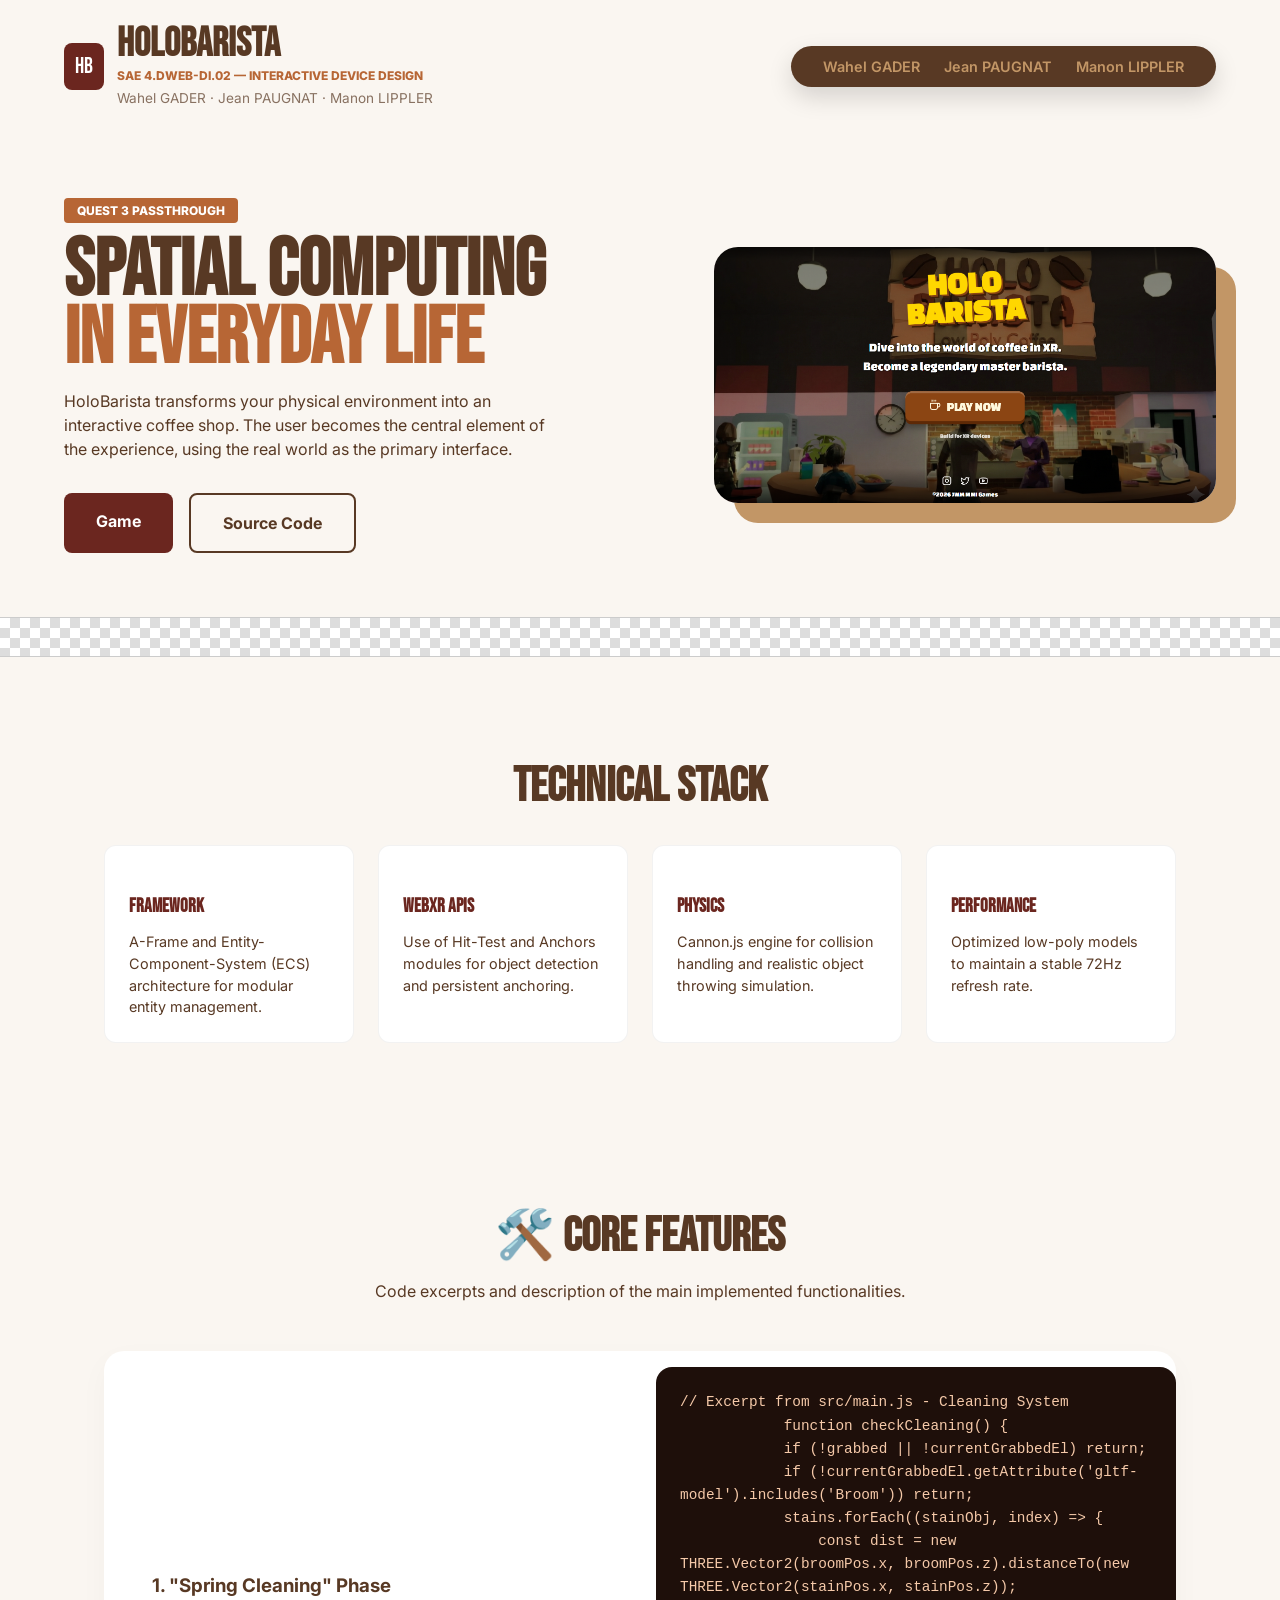
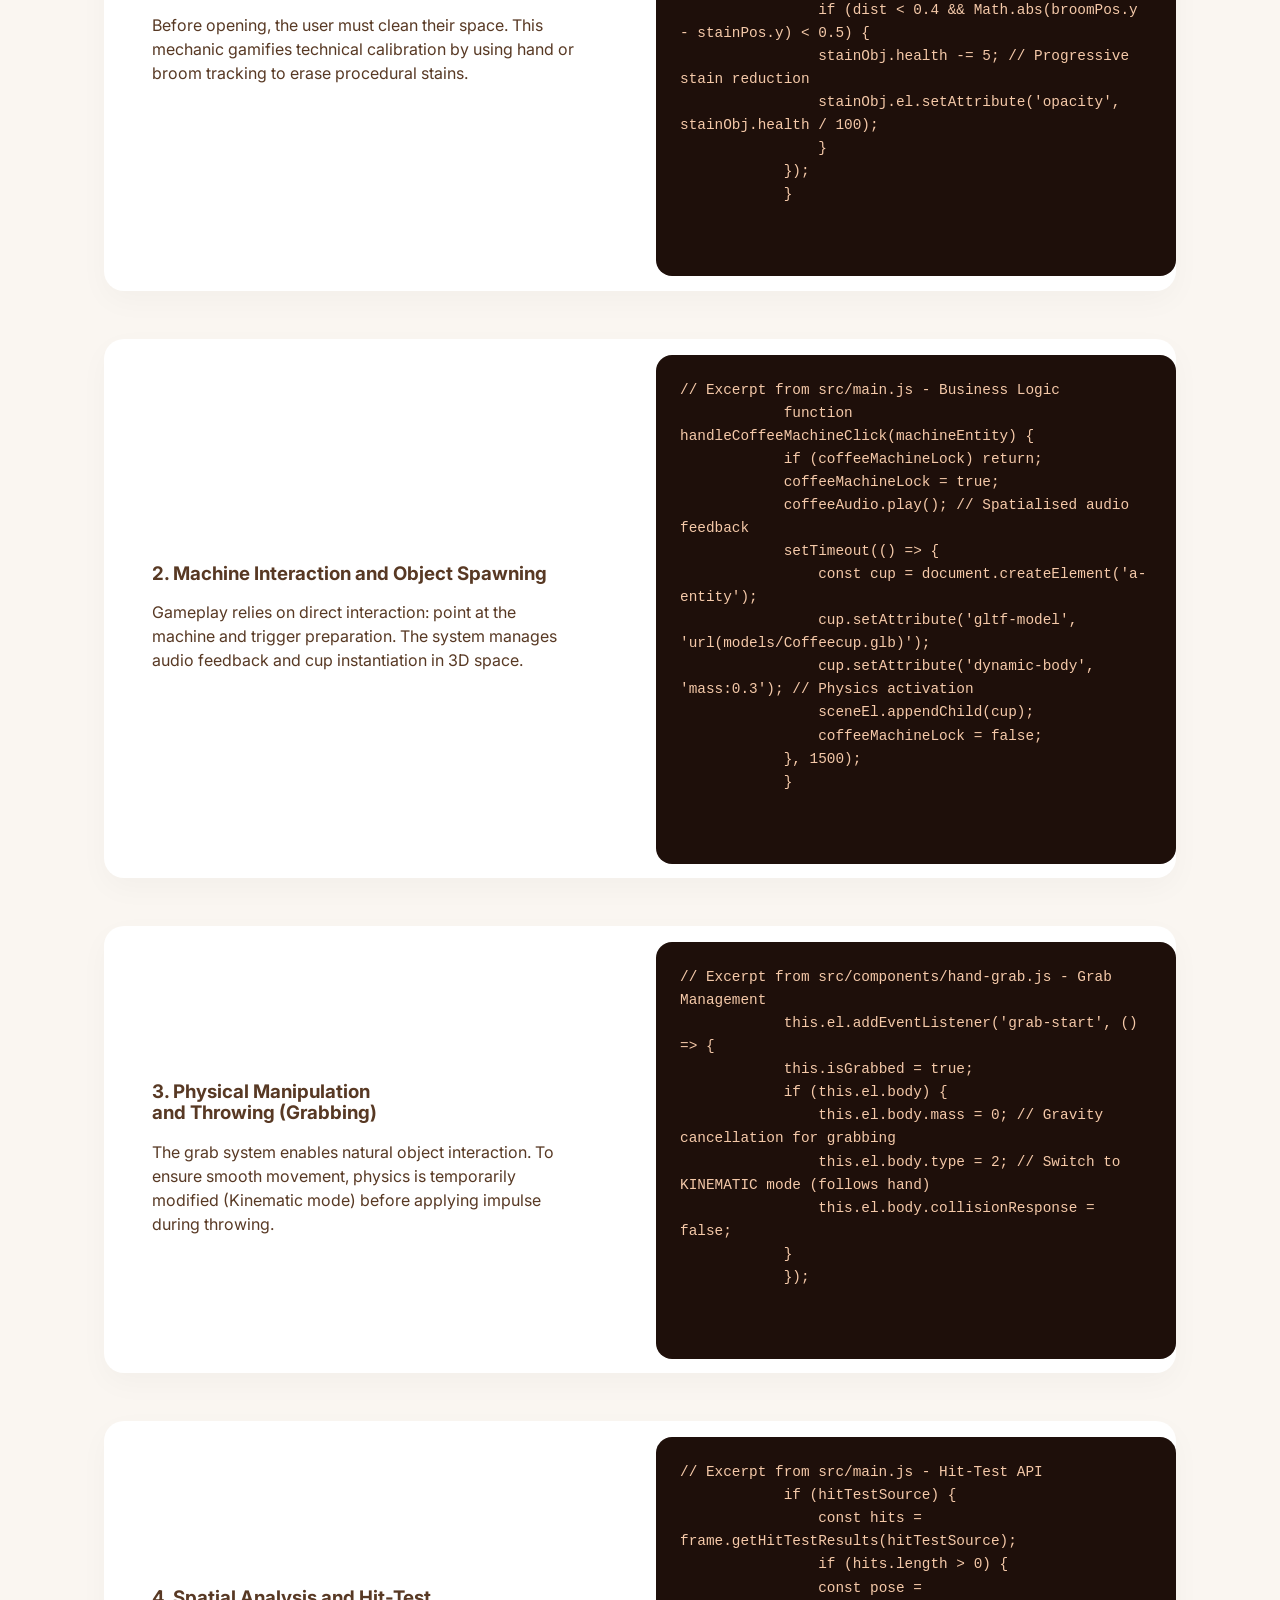
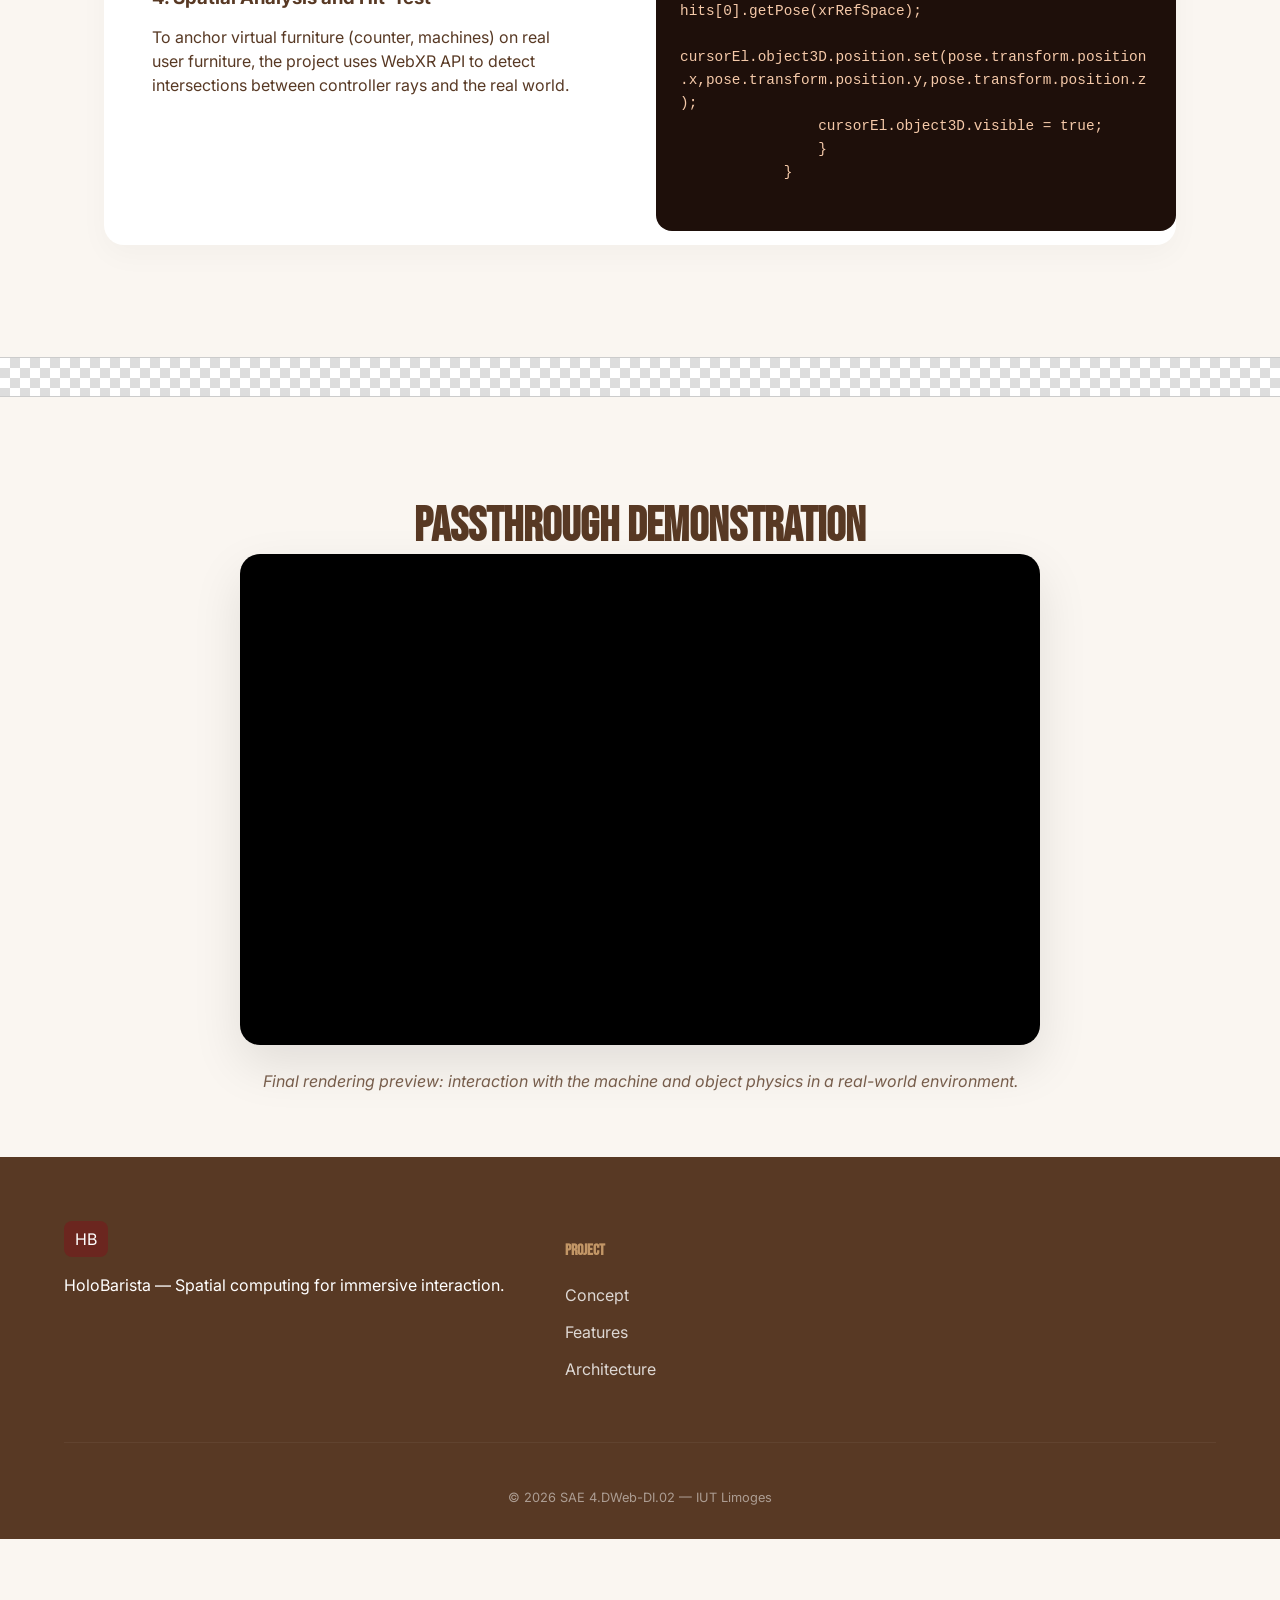
<file: index.html>
<!doctype html>
<html lang="en">
  <head>
    <meta charset="UTF-8" />
    <meta name="viewport" content="width=device-width, initial-scale=1.0" />
    <title>HoloBarista</title>
    <link rel="stylesheet" href="./css/base.css" />
  </head>
  <body class="page">
    <header class="header">
      <div class="header__brand">
        <div class="header__logo">HB</div>
        <div class="header__titles">
          <h1 class="header__title">HoloBarista</h1>
          <p class="header__subtitle">
            SAE 4.DWeb-DI.02 — Interactive Device Design
          </p>
          <p class="header__team">Wahel GADER · Jean PAUGNAT · Manon LIPPLER</p>
        </div>
      </div>

      <nav class="nav nav--floating">
        <a class="nav__link" href="wahel.html">Wahel GADER</a>
        <a class="nav__link" href="jean.html">Jean PAUGNAT</a>
        <a class="nav__link" href="manon.html">Manon LIPPLER</a>
      </nav>
    </header>

    <main class="main">
      <section class="hero" id="overview">
        <div class="hero__container">
          <div class="hero__content">
            <span class="hero__badge">Quest 3 Passthrough</span>

            <h2 class="hero__title">
              Spatial Computing
              <span class="hero__highlight">in Everyday Life</span>
            </h2>

            <p class="hero__description">
              HoloBarista transforms your physical environment into an
              interactive coffee shop. The user becomes the central element of
              the experience, using the real world as the primary interface.
            </p>

            <div class="hero__actions">

              <a href="https://jeanjeanpaugnat.github.io/SAE-402/" class="button button--primary"
                >Game</a
              >
              <a
                href="https://github.com/JeanJeanPaugnat/SAE-402"
                class="button button--secondary"
              >
                Source Code
              </a>
            </div>
          </div>

          <div class="hero__visual">
            <img
              class="hero__image"
              src="./assets/image.png"
              alt="HoloBarista Demo"
            />
          </div>
        </div>
      </section>

      <div class="divider divider--checkerboard"></div>

      <section class="stack">
        <div class="stack__container">
          <h2 class="stack__title">Technical Stack</h2>

          <div class="stack__grid">
            <div class="stack__card">
              <h4 class="stack__card-title">Framework</h4>
              <p class="stack__card-text">
                A-Frame and Entity-Component-System (ECS) architecture for
                modular entity management.
              </p>
            </div>

            <div class="stack__card">
              <h4 class="stack__card-title">WebXR APIs</h4>
              <p class="stack__card-text">
                Use of Hit-Test and Anchors modules for object detection and
                persistent anchoring.
              </p>
            </div>

            <div class="stack__card">
              <h4 class="stack__card-title">Physics</h4>
              <p class="stack__card-text">
                Cannon.js engine for collision handling and realistic object
                throwing simulation.
              </p>
            </div>

            <div class="stack__card">
              <h4 class="stack__card-title">Performance</h4>
              <p class="stack__card-text">
                Optimized low-poly models to maintain a stable 72Hz refresh
                rate.
              </p>
            </div>
          </div>
        </div>
      </section>

      <section class="features" id="features">
        <header class="features__header">
          <h2 class="features__title">🛠️ Core Features</h2>
          <p>
            Code excerpts and description of the main implemented
            functionalities.
          </p>
        </header>
        <div class="features-list">
          <article class="feature-card">
            <div class="feature-card__text">
              <h3>1. "Spring Cleaning" Phase</h3>
              <p>
            Before opening, the user must clean their space. This mechanic gamifies technical calibration by using hand or broom tracking to erase procedural stains.
              </p>
            </div>

            <pre class="feature-card__code"><code>// Excerpt from src/main.js - Cleaning System
            function checkCleaning() {
            if (!grabbed || !currentGrabbedEl) return;
            if (!currentGrabbedEl.getAttribute('gltf-model').includes('Broom')) return;
            stains.forEach((stainObj, index) => {
                const dist = new THREE.Vector2(broomPos.x, broomPos.z).distanceTo(new THREE.Vector2(stainPos.x, stainPos.z));
                if (dist < 0.4 && Math.abs(broomPos.y - stainPos.y) < 0.5) {
                stainObj.health -= 5; // Progressive stain reduction
                stainObj.el.setAttribute('opacity', stainObj.health / 100);
                }
            });
            }

    </code></pre>
          </article>

          <article class="feature-card">
            <div class="feature-card__text">
              <h3>2. Machine Interaction and Object Spawning</h3>
              <p>
            Gameplay relies on direct interaction: point at the machine and trigger preparation. The system manages audio feedback and cup instantiation in 3D space.
              </p>
            </div>

            <pre class="feature-card__code"><code>// Excerpt from src/main.js - Business Logic
            function handleCoffeeMachineClick(machineEntity) {
            if (coffeeMachineLock) return;
            coffeeMachineLock = true;
            coffeeAudio.play(); // Spatialised audio feedback
            setTimeout(() => {
                const cup = document.createElement('a-entity');
                cup.setAttribute('gltf-model', 'url(models/Coffeecup.glb)');
                cup.setAttribute('dynamic-body', 'mass:0.3'); // Physics activation
                sceneEl.appendChild(cup);
                coffeeMachineLock = false;
            }, 1500);
            }

    </code></pre>
          </article>

          <article class="feature-card">
            <div class="feature-card__text">
              <h3>3. Physical Manipulation and Throwing (Grabbing)</h3>

              <p>
            The grab system enables natural object interaction. To ensure smooth movement, physics is temporarily modified (Kinematic mode) before applying impulse during throwing.
              </p>
            </div>

            <pre class="feature-card__code"><code>// Excerpt from src/components/hand-grab.js - Grab Management
            this.el.addEventListener('grab-start', () => {
            this.isGrabbed = true;
            if (this.el.body) {
                this.el.body.mass = 0; // Gravity cancellation for grabbing
                this.el.body.type = 2; // Switch to KINEMATIC mode (follows hand)
                this.el.body.collisionResponse = false;
            }
            });

    </code></pre>
          </article>

          <article class="feature-card">
            <div class="feature-card__text">
              <h3>4. Spatial Analysis and Hit-Test</h3>

              <p>
            To anchor virtual furniture (counter, machines) on real user furniture, the project uses WebXR API to detect intersections between controller rays and the real world.
              </p>
            </div>

            <pre class="feature-card__code"><code>// Excerpt from src/main.js - Hit-Test API
            if (hitTestSource) {
                const hits = frame.getHitTestResults(hitTestSource);
                if (hits.length > 0) {
                const pose = hits[0].getPose(xrRefSpace);
                cursorEl.object3D.position.set(pose.transform.position.x,pose.transform.position.y,pose.transform.position.z);
                cursorEl.object3D.visible = true;
                }
            }

</code></pre>
          </article>
        </div>
      </section>

      <section class="demo" id="demos">
        <div class="divider divider--checkerboard"></div>
        <div class="demo__container">
          <h2 class="demo__title">Passthrough Demonstration</h2>
          <div class="demo__video-wrapper">
            <iframe
              src="https://www.youtube.com/embed/VNMYNhQYDcg"
              allowfullscreen
            ></iframe>
          </div>
          <p class="demo__caption">
            Final rendering preview: interaction with the machine and object
            physics in a real-world environment.
          </p>
        </div>
      </section>
    </main>

    <footer class="footer">
      <div class="footer__container">
        <div class="footer__brand">
          <div class="footer__logo">HB</div>
          <p>HoloBarista — Spatial computing for immersive interaction.</p>
        </div>
        <div class="footer__nav">
          <h4 class="footer__title">Project</h4>
          <a class="footer__link" href="#overview">Concept</a>
          <a class="footer__link" href="#features">Features</a>
          <a class="footer__link" href="ARCHITECTURE.md">Architecture</a>
        </div>
      </div>

      <div class="footer__bottom">
        <p>© 2026 SAE 4.DWeb-DI.02 — IUT Limoges</p>
      </div>
    </footer>
  </body>
</html>
</file>
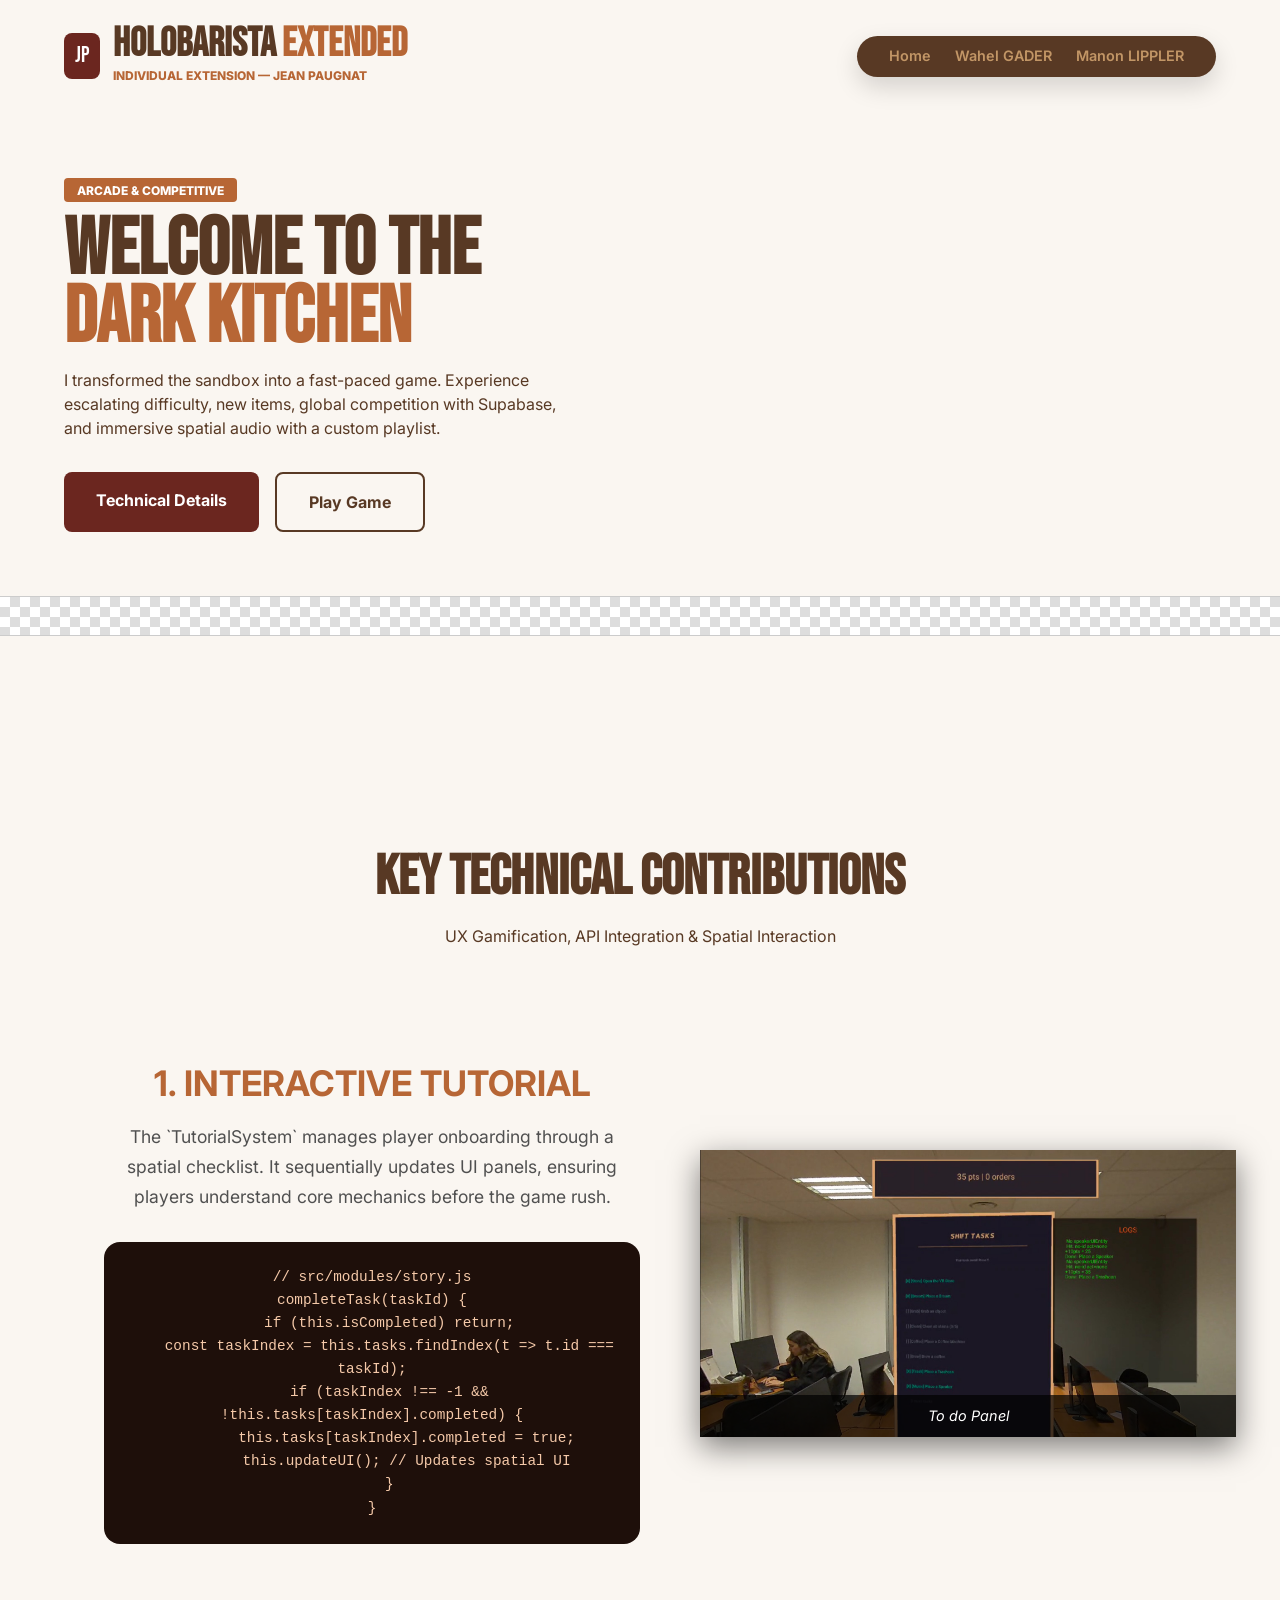
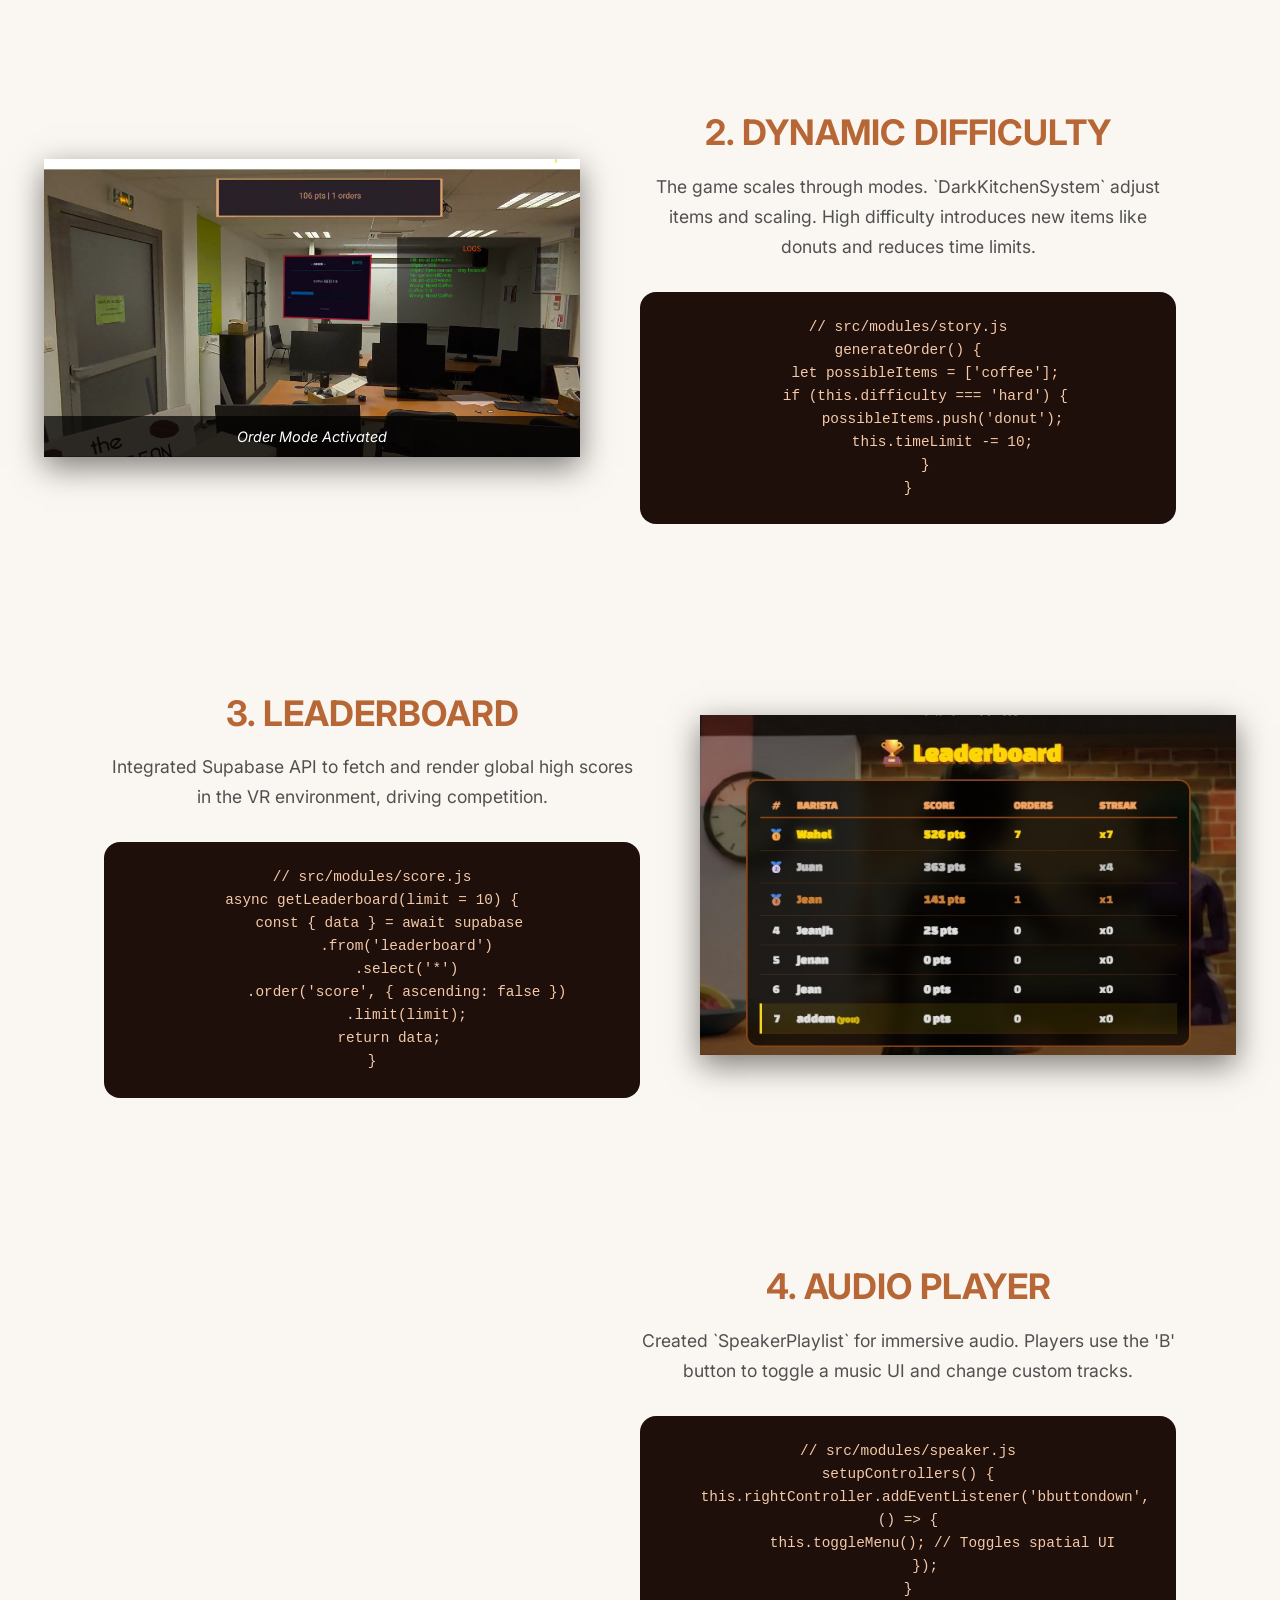
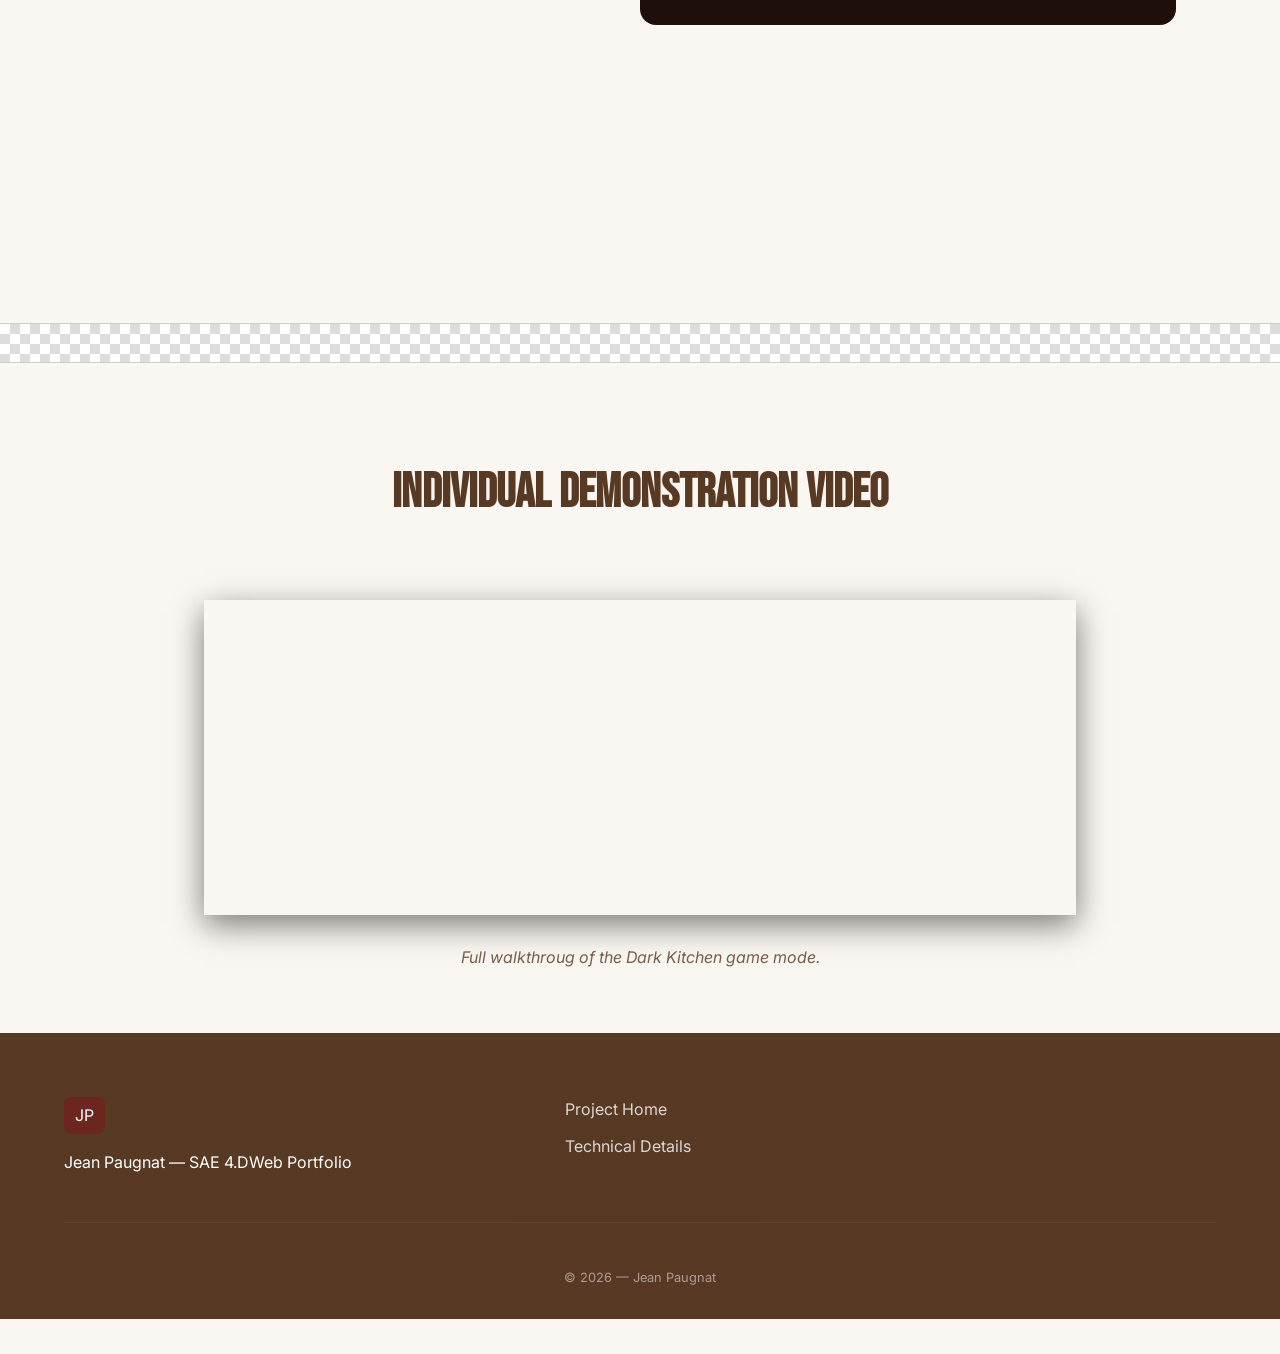
<file: jean.html>
<!DOCTYPE html>
<html lang="en">
<head>
    <meta charset="UTF-8" />
    <meta name="viewport" content="width=device-width, initial-scale=1.0" />
    <title>HoloBarista — Jean Paugnat Extension</title>
    <link rel="stylesheet" href="./css/base.css">
    <link rel="stylesheet" href="./css/jean_extended.css"> 
</head>
<body class="page">

    <header class="header">
        <div class="header__brand">
            <div class="header__logo">JP</div>
            <div class="header__titles">
                <h1 class="header__title">HoloBarista <span class="hero__highlight">Extended</span></h1>
                <p class="header__subtitle">Individual Extension — Jean PAUGNAT</p>
            </div>
        </div>
        <nav class="nav nav--floating">
            <a href="index.html" class="nav__link">Home</a>
            <a href="wahel.html" class="nav__link">Wahel GADER</a>
            <a href="manon.html" class="nav__link">Manon LIPPLER</a>
        </nav>
    </header>

    <main class="main">

        <section class="hero hero--individual">
            <div class="hero__container">
                <div class="hero__content hero__content--centered">
                    <span class="hero__badge">Arcade & Competitive</span>
                    <h2 class="hero__title">Welcome to the <span class="hero__highlight">Dark Kitchen</span></h2>
                    <p class="hero__description">
                        I transformed the sandbox into a fast-paced game. Experience escalating difficulty, new items, global competition with Supabase, and immersive spatial audio with a custom playlist.
                    </p>
                    <div class="hero__actions">
                        <a href="https://github.com/JeanJeanPaugnat/CoffeeMakerSAE402/tree/Feature/LeaderBoard" class="button button--primary">Technical Details</a>
                        <a href="https://coffee-maker-sae-402-cpyqexxcy-poprixindustrie-9599s-projects.vercel.app/" class="button button--secondary">Play Game</a>
                    </div>
                </div>
            </div>
        </section>

        <div class="divider divider--checkerboard" aria-hidden="true"></div>

        <section id="logic" class="stack stack--portfolio">
            <div class="stack__container container">
                <header class="stack__header text-center">
                    <h2 class="stack__title title--decorative">Key Technical Contributions</h2>
                    <p class="stack__subtitle">UX Gamification, API Integration & Spatial Interaction</p>
                </header>

                <article class="portfolio-item row-layout">
                    <div class="portfolio-item__text col-6">
                        <h3 class="item-title">1. Interactive Tutorial</h3>
                        <p class="item-description">
                            The `TutorialSystem` manages player onboarding through a spatial checklist. It sequentially updates UI panels, ensuring players understand core mechanics before the game rush.
                        </p>
                        <pre class="feature-card__code"><code>// src/modules/story.js
completeTask(taskId) {
    if (this.isCompleted) return;
    const taskIndex = this.tasks.findIndex(t => t.id === taskId);
    if (taskIndex !== -1 && !this.tasks[taskIndex].completed) {
        this.tasks[taskIndex].completed = true;
        this.updateUI(); // Updates spatial UI
    }
}</code></pre>
                    </div>
                    <div class="portfolio-item__media col-6">
                        <div class="carousel-container">
                            <div class="carousel-viewport">
                                <div id="tutorial-1" class="carousel-slide">
                                    <img src="./assets/todolist.jpg" alt="Tutorial Step 1">
                                    <span class="carousel-caption">To do Panel</span>
                                </div>
                            </div>
                        </div>
                    </div>
                </article>

                <article class="portfolio-item row-layout reversed">
                    <div class="portfolio-item__text col-6">
                        <h3 class="item-title">2. Dynamic Difficulty</h3>
                        <p class="item-description">
                            The game scales through modes. `DarkKitchenSystem` adjust items and scaling. High difficulty introduces new items like donuts and reduces time limits.
                        </p>
                        <pre class="feature-card__code"><code>// src/modules/story.js
generateOrder() {
    let possibleItems = ['coffee'];
    if (this.difficulty === 'hard') {
        possibleItems.push('donut');
        this.timeLimit -= 10;
    }
}</code></pre>
                    </div>
                    <div class="portfolio-item__media col-6">
                        <div class="carousel-container">
                            <div class="carousel-viewport">
                                <div id="diff-2" class="carousel-slide">
                                    <img src="./assets/orderspanel.jpg" alt="Hard mode UI">
                                    <span class="carousel-caption">Order Mode Activated</span>
                                </div>
                            </div>
                        </div>
                    </div>
                </article>

                <article class="portfolio-item row-layout">
                    <div class="portfolio-item__text col-6">
                        <h3 class="item-title">3. Leaderboard</h3>
                        <p class="item-description">
                            Integrated Supabase API to fetch and render global high scores in the VR environment, driving competition.
                        </p>
                        <pre class="feature-card__code"><code>// src/modules/score.js
async getLeaderboard(limit = 10) {
    const { data } = await supabase
        .from('leaderboard')
        .select('*')
        .order('score', { ascending: false })
        .limit(limit);
    return data;
}</code></pre>
                    </div>
                    <div class="portfolio-item__media col-6">
                        <img src="./assets/leaderboard.jpg" alt="Leaderboard in VR" class="single-media">
                    </div>
                </article>

                <article class="portfolio-item row-layout reversed">
                    <div class="portfolio-item__text col-6">
                        <h3 class="item-title">4. Audio Player</h3>
                        <p class="item-description">
                            Created `SpeakerPlaylist` for immersive audio. Players use the 'B' button to toggle a music UI and change custom tracks.
                        </p>
                        <pre class="feature-card__code"><code>// src/modules/speaker.js
setupControllers() {
    this.rightController.addEventListener('bbuttondown', () => {
        this.toggleMenu(); // Toggles spatial UI
    });
}</code></pre>
                    </div>
                    <div class="portfolio-item__media col-6">
                        
                    </div>
                </article>

            </div>
        </section>

        <section id="demo" class="demo">
            <div class="divider divider--checkerboard" aria-hidden="true"></div>
            <div class="demo__container container text-center">
                <h2 class="demo__title">Individual Demonstration Video</h2>
                    <iframe class="video__frame" width="560" height="315" src="https://www.youtube.com/embed/-moxIMmCrcc?si=SvAgdFkGQ7bSRNzQ" title="YouTube video player" frameborder="0" allow="accelerometer; autoplay; clipboard-write; encrypted-media; gyroscope; picture-in-picture; web-share" referrerpolicy="strict-origin-when-cross-origin" allowfullscreen></iframe>
                <p class="demo__caption">Full walkthroug of the Dark Kitchen game mode.</p>
            </div>
        </section>

    </main>

    <footer class="footer">
        <div class="footer__container">
            <div class="footer__brand">
                <div class="footer__logo">JP</div>
                <p>Jean Paugnat — SAE 4.DWeb Portfolio</p>
            </div>
            <div class="footer__nav">
                <a href="index.html" class="footer__link">Project Home</a>
                <a href="#logic" class="footer__link">Technical Details</a>
            </div>
        </div>
        <div class="footer__bottom text-center">
            <p>© 2026 — Jean Paugnat</p>
        </div>
    </footer>

</body>
</html>
</file>
<file: css/base.css>
@layer reset, variables, components, utilities;

@import "./reset.css" layer(reset);
@import "./variable.css" layer(variable);

@import "./style.css" layer(components);
</file>
<file: css/jean_extended.css>
/* css/jean_extended.css */

/* --- Layout Général Portfolio --- */
.text-center { text-align: center; }

.stack--portfolio {
    padding: 100px 0;
}

.portfolio-item {
    display: flex;
    align-items: center;
    gap: 60px; /* Grand espacement entre texte et média */
    margin-bottom: 120px; /* Grand espacement entre chaque section */
}

/* Aligner l'image à gauche pour les sections impaires */
.portfolio-item.reversed {
    flex-direction: row-reverse;
}

.col-6 {
    flex: 0 0 50%;
    max-width: 50%;
}

/* --- Typographie et Texte --- */
.stack__header {
    margin-bottom: 80px;
}

.title--decorative {
    font-size: 3.5rem;
    color: var(--color-hero-highlight); /* Ton jaune highlight */
    text-shadow: 2px 2px 0 var(--color-brand-primary-dark); /* Ton marron foncé */
}

.video__frame {
    margin-top: 5rem;
    width: 100%;
    height: 315px;
    border-radius: var(--radius-md);
    box-shadow: 0 10px 30px rgba(0,0,0,0.5);
    border: 3px solid var(--color-brand-primary);
}

.item-title {
    font-family: var(--font-primary);
    font-size: 2.2rem;
    color: var(--clr-copper);
    margin-bottom: 20px;
    text-transform: uppercase;
}

.item-description {
    font-size: 1.1rem;
    color: #505050;
    margin-bottom: 30px;
    line-height: 1.7;
}

/* --- Média Unique --- */
.single-media {
    width: 100%;
    border-radius: var(--radius-md);
    box-shadow: 0 10px 30px rgba(0,0,0,0.5);
    border: 3px solid var(--color-brand-primary);
}

/* =========================================
   CARROUSEL CSS PUR (SANS JS)
   Basé sur scroll-snap
========================================= */

.carousel-container {
    width: 100%;
    position: relative;
    border-radius: var(--radius-md);
    overflow: hidden;
    box-shadow: 0 10px 30px rgba(0,0,0,0.5);
    border: 3px solid var(--color-brand-primary);
}

.carousel-viewport {
    display: flex;
    overflow-x: auto; /* Active le défilement horizontal */
    scroll-snap-type: x mandatory; /* Force le snap horizontal */
    scroll-behavior: smooth; /* Défilement fluide */
    -webkit-overflow-scrolling: touch; /* Douceur sur mobile iOS */
}

/* Cache la barre de défilement (optionnel) */
.carousel-viewport::-webkit-scrollbar {
    display: none;
}
.carousel-viewport {
    scrollbar-width: none;
}

.carousel-slide {
    flex: 0 0 100%; /* Chaque slide fait 100% de la largeur */
    width: 100%;
    scroll-snap-align: start; /* Le snap se fait au début du slide */
    position: relative;
    display: flex;
    flex-direction: column;
}

.carousel-slide img,
.carousel-slide video {
    width: 100%;
    height: auto;
    display: block;
}

.carousel-caption {
    position: absolute;
    bottom: 0;
    left: 0;
    right: 0;
    background: rgba(0, 0, 0, 0.7);
    color: white;
    padding: 10px;
    text-align: center;
    font-size: 0.9rem;
    font-style: italic;
}

/* Navigation par points (Jump Links) */
.carousel-nav {
    display: flex;
    justify-content: center;
    gap: 10px;
    padding: 15px 0;
    background: var(--color-brand-primary-dark);
}

.carousel-nav a {
    display: flex;
    align-items: center;
    justify-content: center;
    width: 30px;
    height: 30px;
    background: rgba(255,255,255,0.2);
    color: rgb(0, 0, 0);
    text-decoration: none;
    border-radius: 50%;
    font-weight: bold;
    transition: background 0.3s;
}

.carousel-nav a:hover {
    background: var(--color-hero-highlight);
    color: var(--color-brand-primary-dark);
}

/* --- Responsive Mobile --- */
@media (max-width: 992px) {
    .portfolio-item,
    .portfolio-item.reversed {
        flex-direction: column;
        gap: 40px;
    }

    .col-6 {
        flex: 0 0 100%;
        max-width: 100%;
    }
}
</file>
